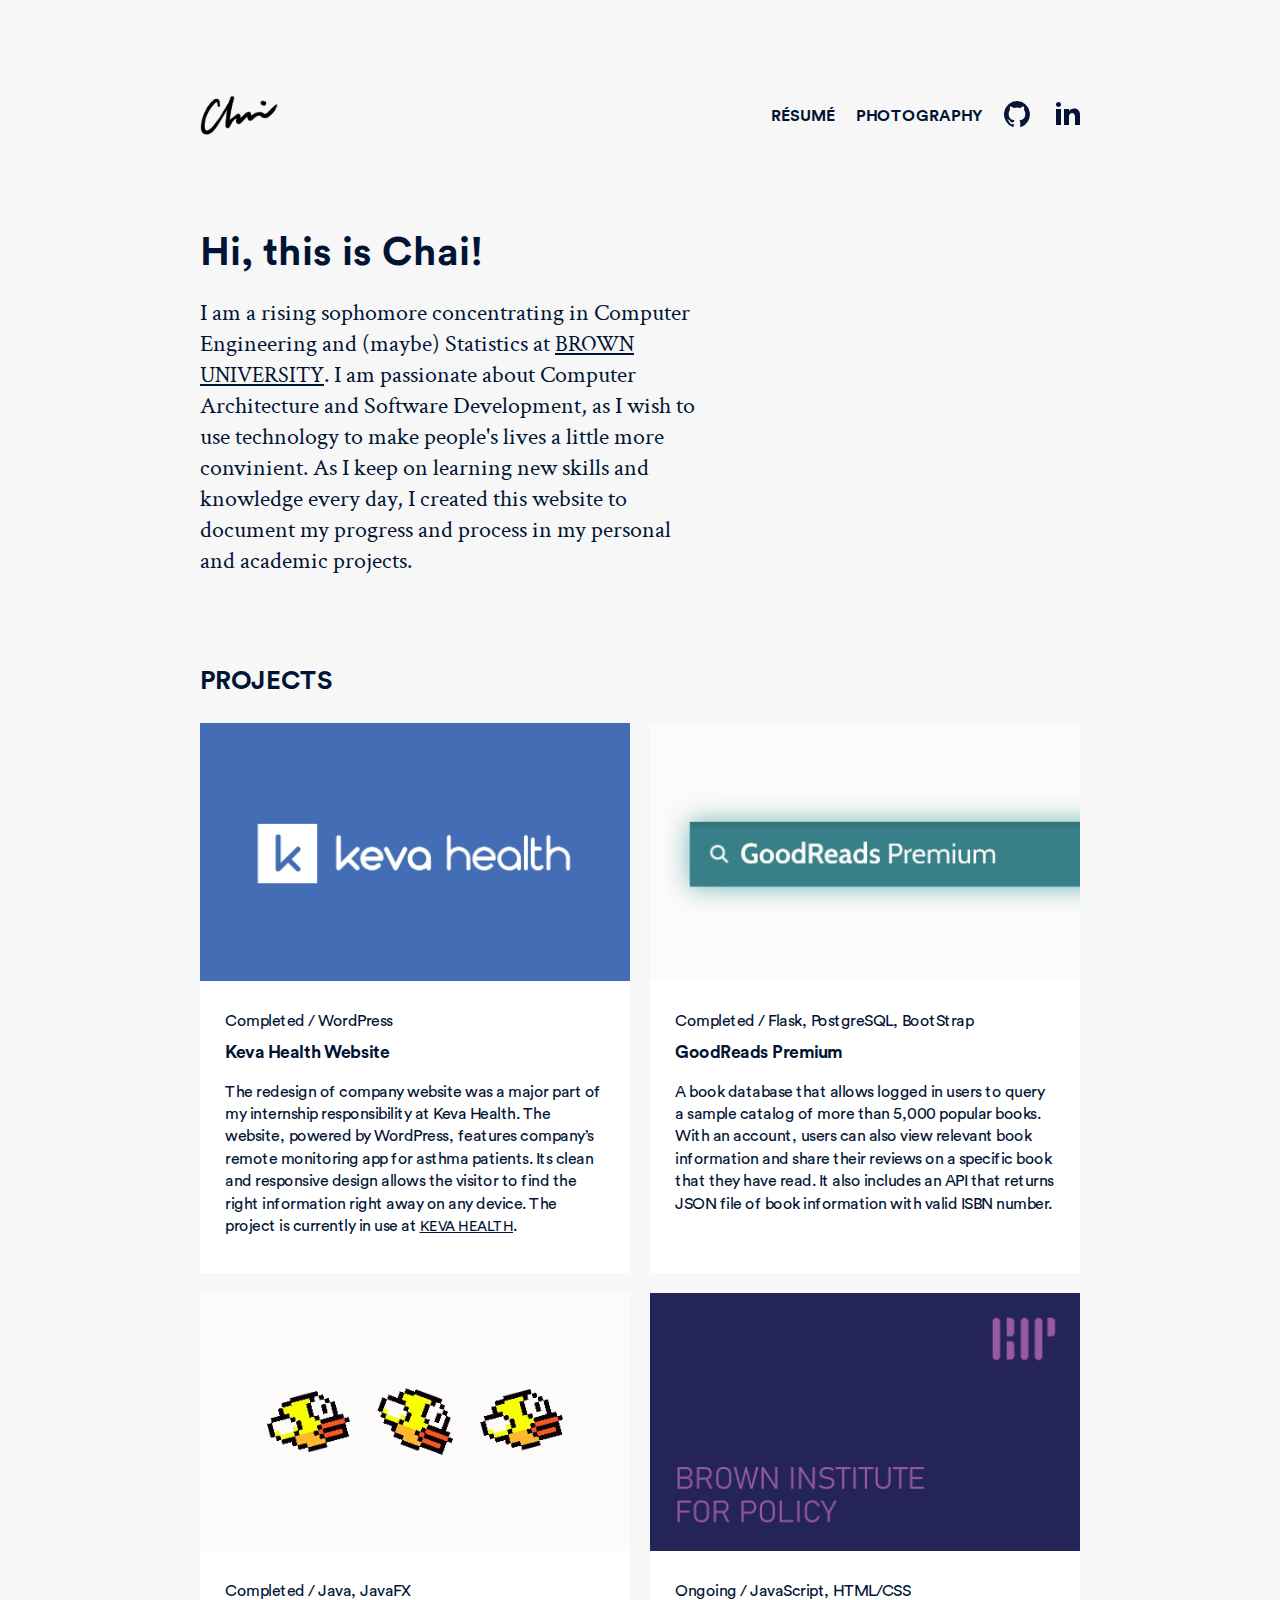
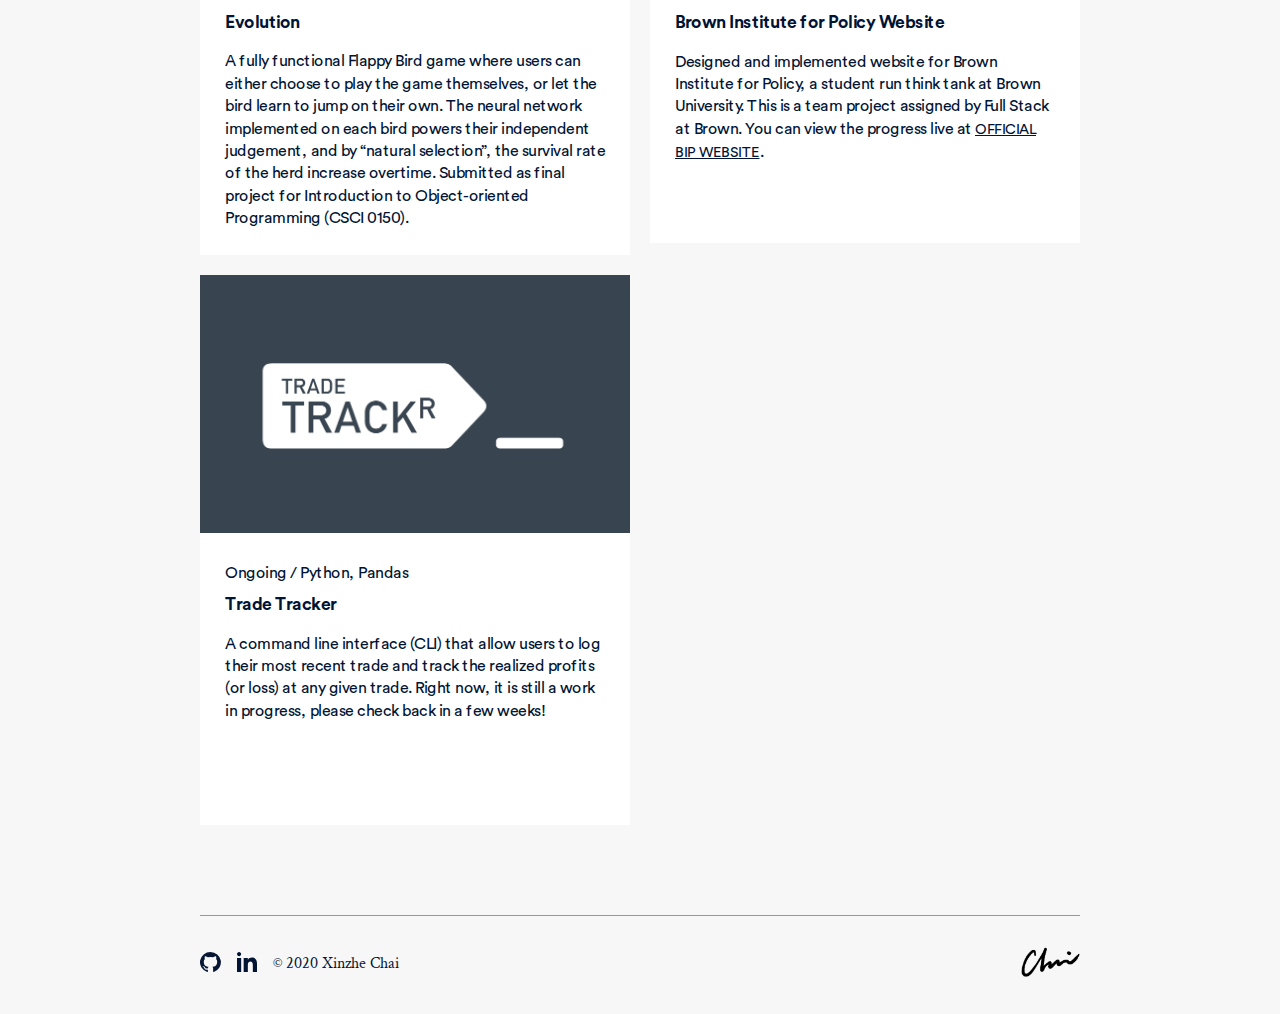
<file: index.html>
<!DOCTYPE html>
<html lang="en">

	<head>
		<link
			href="https://fonts.googleapis.com/css2?family=Crimson+Pro:ital,wght@0,400;0,500;0,550;0,600;0,700;0,800;1,400;1,500;1,600;1,700&family=Inter:wght@300;400;500;531;600;700;800;900&family=Josefin+Sans:ital,wght@0,400;0,500;0,600;0,700;1,400;1,500;1,600;1,700&display=swap"
			rel="stylesheet">
		<link
			href="https://fonts.googleapis.com/css2?family=Crimson+Text:ital,wght@0,400;0,500;0,600;0,700;1,400;1,600;1,700&display=swap"
			rel="stylesheet">
		<meta name="description"
			content="I am a rising sophomore concentrating in Computer Engineering and Statistics at Brown University. I am
			passionate about Computer Architecture and Software Development, as I wish to use technology to make people's lives a
			little more convinient.">
		<link rel="apple-touch-icon" sizes="180x180" href="images/favicon/apple-touch-icon.png">
		<link rel="icon" type="image/png" sizes="32x32" href="images/favicon/favicon-32x32.png">
		<link rel="icon" type="image/png" sizes="16x16" href="images/favicon/favicon-16x16.png">
		<!-- Global site tag (gtag.js) - Google Analytics -->
		<script async src="https://www.googletagmanager.com/gtag/js?id=UA-170201729-1"></script>
		<script>
		window.dataLayer = window.dataLayer || [];
		function gtag() { dataLayer.push(arguments); }
		gtag('js', new Date());

		gtag('config', 'UA-170201729-1');
	</script>
		<!-- Site Title and CSS -->
		<title>Xinzhe Chai | Student at Brown University</title>
		<link rel="stylesheet" href="css/style.css">
	</head>

	<body>
		<div class="flexbox-container header">
			<a href="https://xchai.me/" class="headtitle"> <img id="signature" src="/images/icons/signature.png"
					alt="signature">
			</a>
			<div class="nav-bar">
				<a href="/documents/xinzhe_chai_resume.pdf" class="navbar-text">RÉSUMÉ</a>
				<a href="https://photography.xchai.me/" class="navbar-text">PHOTOGRAPHY</a>
				<div>
					<a href="https://github.com/chaixinzhe2000" class="navbar-text"> <img src="/images/icons/github.svg"
							alt="GitHub" id="github-icon"> </a>
					<a href="https://www.linkedin.com/in/chaixinzhe/" class="navbar-text"> <img
							src="/images/icons/linkedin.svg" alt="Linkedin" id="linkedin-icon"> </a>
				</div>
			</div>
		</div>
		<div id="greetings-wrapper">
			<div id="greetings-heading">
				Hi, this is Chai!
			</div>
			<div id="greetings-text">
				I am a rising sophomore concentrating in Computer Engineering and (maybe) Statistics at <a
					href="https://www.brown.edu/"
					class="link">Brown University</a>. I am passionate about Computer Architecture and Software Development, as I wish
				to use technology to make people's lives a little more convinient. As I keep on learning new skills and knowledge
				every day, I created this website to document my progress and process in my personal and academic projects.
			</div>
		</div>

		<div class="section-wrapper" style="margin-bottom: 10vh">
			<p class="h1">PROJECTS</p>
			<div class="projects-wrapper">
				<!-- Image Card -->
				<div class="img-card" onclick="window.location.href='https://www.kevahealth.com';" style="cursor: pointer;">
					<div class="img-card-img-wrapper">
						<img class="img-card-img" src="/images/featured-image/keva-featured.jpg">
					</div>
					<div class="img-card-text-wrapper">
						<div class="img-card-item-type">
							Completed / WordPress
						</div>
						<div class="img-card-text-title">
							Keva Health Website
						</div>
						<div class="img-card-text-description">
							The redesign of company website was a major part of my internship responsibility at
							Keva Health. The website, powered by WordPress, features company’s remote monitoring app for asthma patients. Its
							clean and responsive design allows the visitor to find the right information right away on any device.
							The project is currently in use at <a href="https://www.kevahealth.com" class='link'>Keva Health</a>.
						</div>
					</div>

				</div>
				<!-- Image Card -->
				<div class="img-card" onclick="location.href='/projects/goodreads.html';" style="cursor: pointer;">
					<div class="img-card-img-wrapper">
						<img class="img-card-img" src="/images/featured-image/goodreads-featured.jpg">
					</div>
					<div class="img-card-text-wrapper">
						<div class="img-card-item-type">
							Completed / Flask, PostgreSQL, BootStrap
						</div>
						<div class="img-card-text-title">
							GoodReads Premium
						</div>
						<div class="img-card-text-description">
							A book database that allows logged in users to query a
							sample catalog of more than 5,000 popular books. With an account, users can also view relevant book
							information and share their reviews on a specific book that they have read. It also includes
							an API that returns JSON file of book information with valid ISBN number.
						</div>
					</div>

				</div>
				<!-- Image Card -->
				<div class="img-card" onclick="location.href='/projects/evolution.html';" style="cursor: pointer;">
					<div class="img-card-img-wrapper">
						<img class="img-card-img" src="/images/featured-image/flappy-bird-featured.jpg">
					</div>
					<div class="img-card-text-wrapper">
						<div class="img-card-item-type">
							Completed / Java, JavaFX
						</div>
						<div class="img-card-text-title">
							Evolution
						</div>
						<div class="img-card-text-description">
							A fully functional Flappy Bird game where users can either choose to play
							the game themselves, or let the bird learn to jump on their own. The neural network implemented on each
							bird powers their independent judgement, and by “natural selection”, the survival rate of the herd
							increase overtime. Submitted as final project for Introduction to Object-oriented Programming (CSCI
							0150).
						</div>
					</div>
				</div>
				<!-- Image Card -->
				<div class="img-card" onclick="window.location.href='https://www.brownpolicy.org';"
				style="cursor: pointer;">
					<div class="img-card-img-wrapper">
						<img class="img-card-img" src="/images/featured-image/bip-featured.jpg">
					</div>
					<div class="img-card-text-wrapper">
						<div class="img-card-item-type">
							Ongoing / JavaScript, HTML/CSS
						</div>
						<div class="img-card-text-title">
							Brown Institute for Policy Website
						</div>
						<div class="img-card-text-description">
							Designed and implemented website for Brown Institute for Policy, a student run
							think tank at Brown University. This is a team project assigned by Full Stack at Brown. You can view the progress
							live at <a href="https://www.brownpolicy.org" class='link'>Official BIP Website</a>.
						</div>
					</div>
				</div>
				<!-- Image Card -->
				<div class="img-card" onclick="window.location.href='https://github.com/chaixinzhe2000/trade-tracker';"
					style="cursor: pointer;">
					<div class="img-card-img-wrapper">
						<img class="img-card-img" src="/images/featured-image/trackr-featured.jpg">
					</div>
					<div class="img-card-text-wrapper">
						<div class="img-card-item-type">
							Ongoing / Python, Pandas
						</div>
						<div class="img-card-text-title">
							Trade Tracker
						</div>
						<div class="img-card-text-description">
							A command line interface (CLI) that allow users to log their most recent trade and
							track the realized profits (or loss) at any given trade. Right now, it is still a work in progress, please check
							back in a few weeks!
						</div>
					</div>
				</div>
			</div>
		</div>

		<hr class="f">

		<div class="footer-flex">
			<div class="footer-nav">
				<a href="https://github.com/chaixinzhe2000" class="footer-logo"> <img src="./images/icons/github.svg"
						alt="GitHub" id="github-icon-footer"> </a>
				<a href="https://www.linkedin.com/in/chaixinzhe/" class="footer-logo" style="margin-top: 5px;"> <img
						src="./images/icons/linkedin.svg" alt="Linkedin" id="linkedin-icon-footer"> </a>
				<a class="footer-logo" id="footer-text">© 2020 Xinzhe Chai</a>
			</div>
			<a href="https://xchai.me/" class="headtitle"> <img id="signature-footer" src="./images/icons/signature.png"
					alt="signature"> </a>
		</div>
	</body>
</html>
</file>
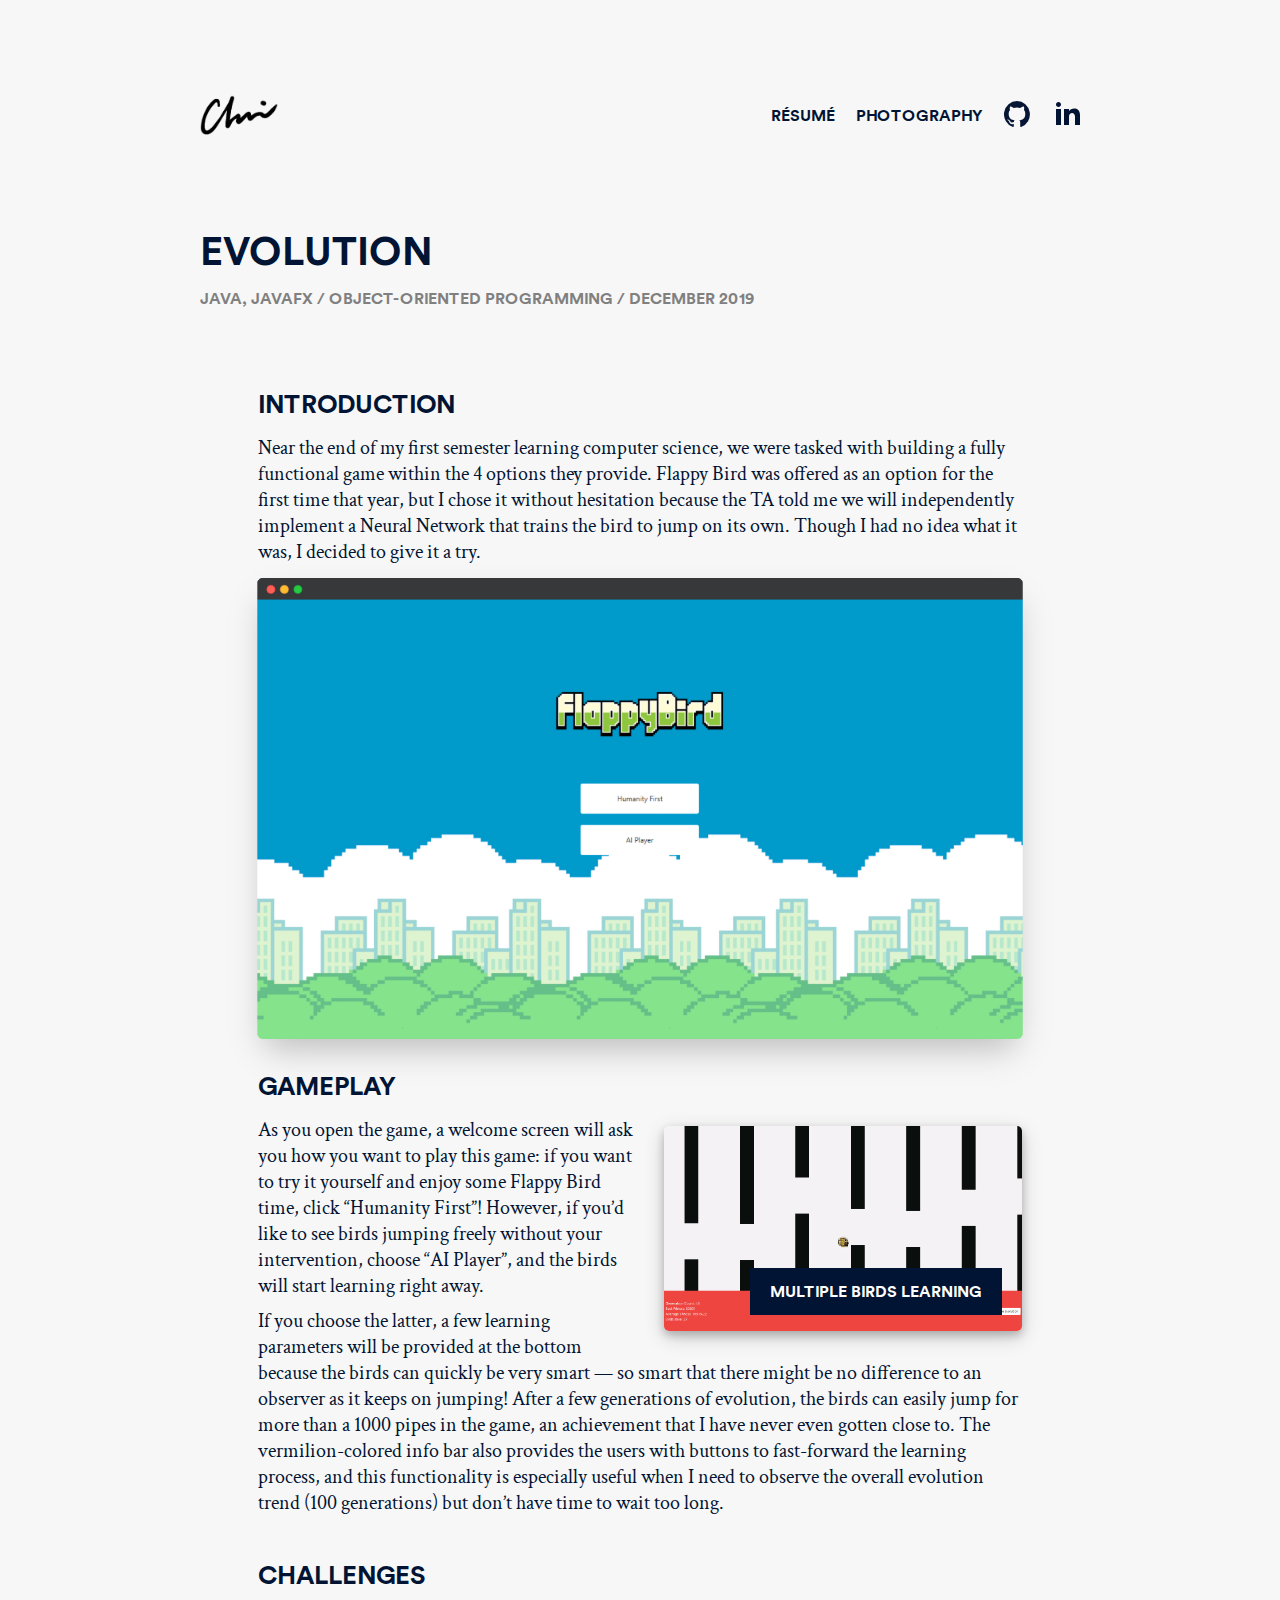
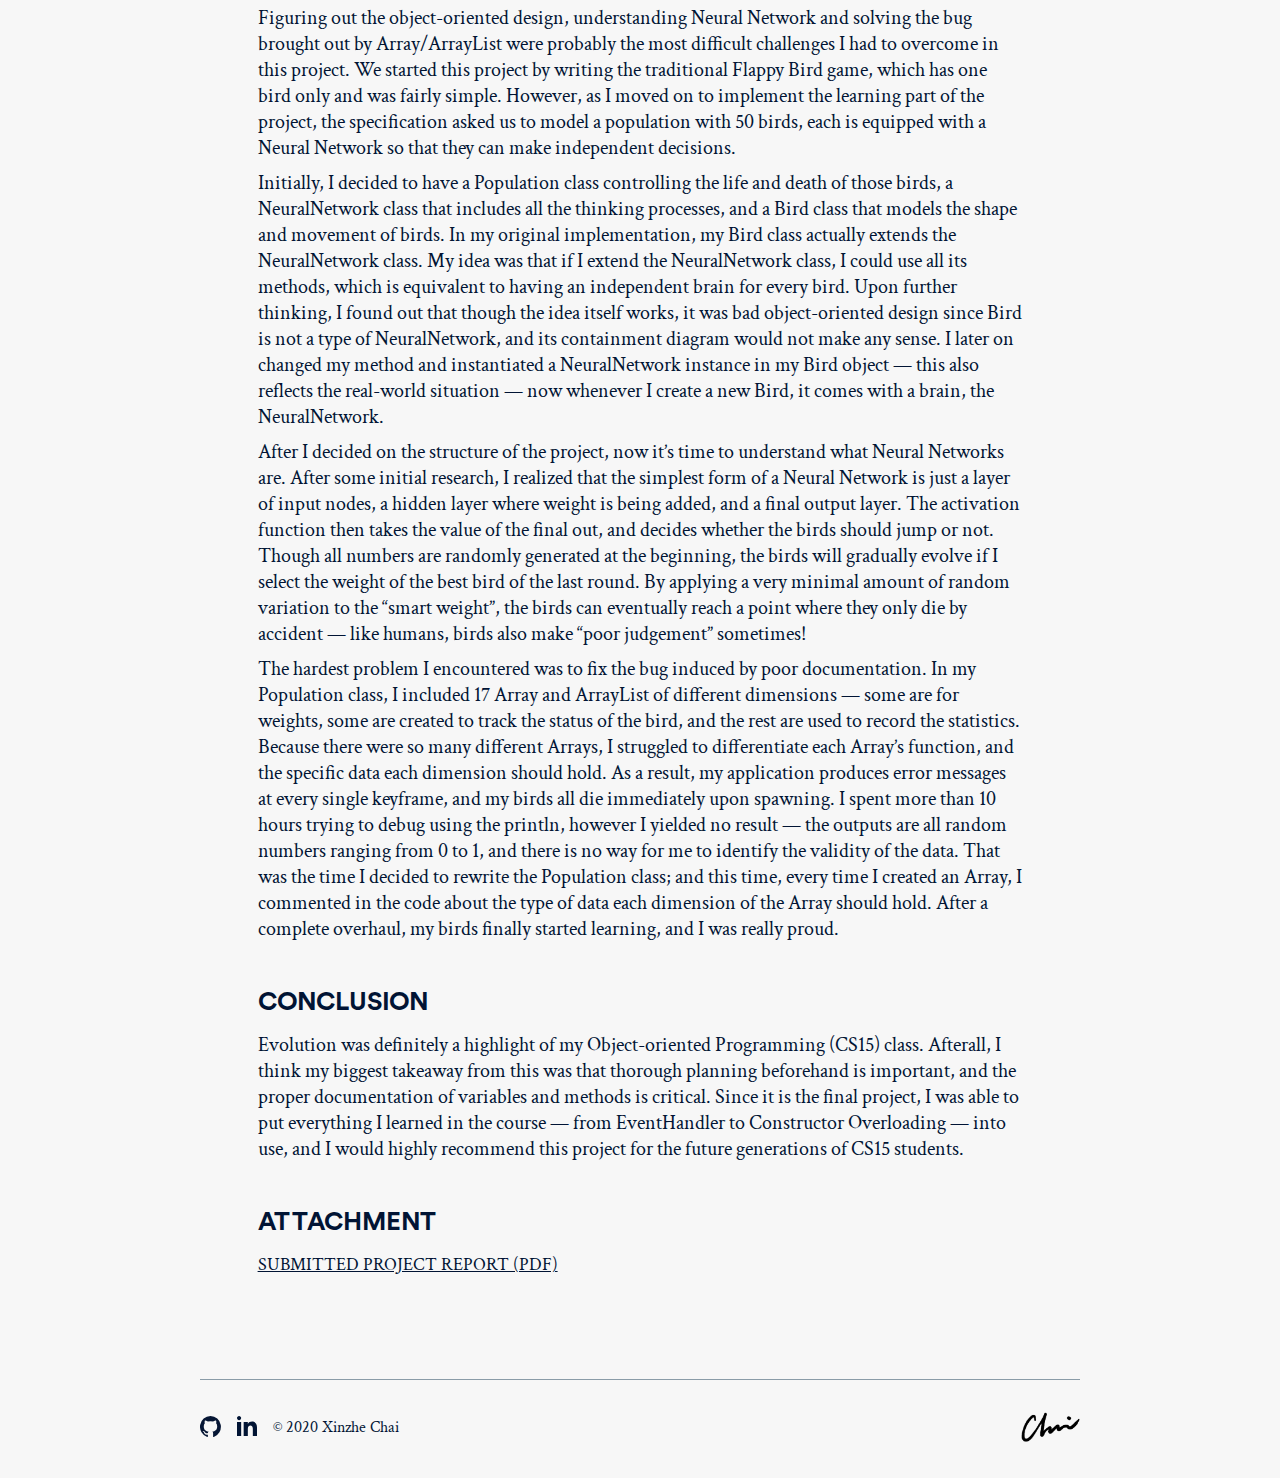
<file: projects/evolution.html>
<!DOCTYPE html>
<html lang="en">

	<head>
		<link
			href="https://fonts.googleapis.com/css2?family=Crimson+Pro:ital,wght@0,400;0,500;0,600;0,700;0,800;1,400;1,500;1,600;1,700&family=Inter:wght@300;400;500;531;600;700;800;900&family=Josefin+Sans:ital,wght@0,400;0,500;0,600;0,700;1,400;1,500;1,600;1,700&display=swap"
			rel="stylesheet">
		<link
			href="https://fonts.googleapis.com/css2?family=Crimson+Text:ital,wght@0,400;0,600;0,700;1,400;1,600;1,700&display=swap"
			rel="stylesheet">
		<meta name="viewport" content="width=1920">
		<link rel="apple-touch-icon" sizes="180x180" href="../images/favicon/apple-touch-icon.png">
		<link rel="icon" type="image/png" sizes="32x32" href="../images/favicon/favicon-32x32.png">
		<link rel="icon" type="image/png" sizes="16x16" href="../images/favicon/favicon-16x16.png">
		<!-- Global site tag (gtag.js) - Google Analytics -->
		<script async src="https://www.googletagmanager.com/gtag/js?id=UA-170201729-1"></script>
		<script>
			window.dataLayer = window.dataLayer || [];
			function gtag() { dataLayer.push(arguments); }
			gtag('js', new Date());

			gtag('config', 'UA-170201729-1');
		</script>
		<title>Xinzhe Chai | Evolution</title>
		<link rel="stylesheet" href="../css/style.css">
	</head>

	<body>
		<div class="flexbox-container header">
			<a href="https://xchai.me/" class="headtitle"> <img id="signature" src="/images/icons/signature.png"
					alt="signature">
			</a>
			<div class="nav-bar">
				<a href="/documents/xinzhe_chai_resume.pdf" class="navbar-text">RÉSUMÉ</a>
				<a href="https://photography.xchai.me/" class="navbar-text">PHOTOGRAPHY</a>
				<div>
					<a href="https://github.com/chaixinzhe2000" class="navbar-text"> <img src="/images/icons/github.svg"
							alt="GitHub" id="github-icon"> </a>
					<a href="https://www.linkedin.com/in/chaixinzhe/" class="navbar-text"> <img
							src="/images/icons/linkedin.svg" alt="Linkedin" id="linkedin-icon"> </a>
				</div>
			</div>
		</div>

		<div class="flexbox-container">
			<div>
				<div class="headline">EVOLUTION</div>
				<div class="project-description-fineprint" style="margin-top: 13px;">JAVA, JAVAFX / OBJECT-ORIENTED
					PROGRAMMING /
					DECEMBER 2019</div>
			</div>
		</div>

		<div class="blog-container">
			<div class="blog-text-wrapper">
				<div class="blog-subtitle">Introduction</div>
				<div class="paragraph">
					Near the end of my first semester learning computer science, we were tasked with
					building a fully functional game within the 4 options they provide. Flappy Bird was offered as an option
					for the first time that year, but I chose it without hesitation because the TA told me we will
					independently implement a Neural Network that trains the bird to jump on its own. Though I had no idea
					what it was, I decided to give it a try.
				</div>
			</div>
			<!-- vertical: 80; horizontal: 85 -->
			<img class="full-width-picture screely" src="../images/projects/evolution/front-page.png"
				alt="Flappy Bird Front Page">
			<div class="blog-text-wrapper">
				<div class="blog-subtitle">Gameplay</div>
				<div class="text-picture">
					<div class="paragraph-group">
						<div class="right-picture-label-wrapper">
							<img class="right-picture" id="flappy-gameplay-picture"
								src="../images/projects/evolution/flappy bird-gameplay.gif" alt="Flappy Bird Front Page">
							<div class="floating-label">
								Multiple Birds Learning
							</div>
						</div>
						<div class="paragraph">
							As you open the game, a welcome screen will ask you how you want to play this game: if you want
							to try it yourself and enjoy some Flappy Bird time, click “Humanity First”! However, if you’d
							like to see birds jumping freely without your intervention, choose “AI Player”, and the birds
							will start learning right away.
						</div>
						<div class="paragraph">
							If you choose the latter, a few learning parameters will be provided at the bottom because the
							birds can quickly be very smart — so smart that there might be no difference to an observer as
							it keeps on jumping! After a few generations of evolution, the birds can easily jump for more
							than a 1000 pipes in the game, an achievement that I have never even gotten close to. The
							vermilion-colored info bar also provides the users with buttons to fast-forward the learning
							process, and this functionality is especially useful when I need to observe the overall
							evolution trend (100 generations) but don’t have time to wait too long.
						</div>
					</div>

				</div>
				<div class="blog-subtitle">Challenges</div>
				<div class="paragraph">
					Figuring out the object-oriented design, understanding Neural Network and solving the bug brought
					out by Array/ArrayList were probably the most difficult challenges I had to overcome in this
					project. We started this project by writing the traditional Flappy Bird game, which has one bird
					only and was fairly simple. However, as I moved on to implement the learning part of the project,
					the specification asked us to model a population with 50 birds, each is equipped with a Neural
					Network so that they can make independent decisions.
				</div>
				<div class="paragraph">
					Initially, I decided to have a Population class controlling the life and death of those birds, a
					NeuralNetwork class that includes all the thinking processes, and a Bird class that models the shape
					and movement of birds. In my original implementation, my Bird class actually extends the
					NeuralNetwork class. My idea was that if I extend the NeuralNetwork class, I could use all its
					methods, which is equivalent to having an independent brain for every bird. Upon further thinking, I
					found out that though the idea itself works, it was bad object-oriented design since Bird is not a
					type of NeuralNetwork, and its containment diagram would not make any sense. I later on changed my
					method and instantiated a NeuralNetwork instance in my Bird object — this also reflects the
					real-world situation — now whenever I create a new Bird, it comes with a brain, the NeuralNetwork.
				</div>
				<div class="paragraph">
					After I decided on the structure of the project, now it’s time to understand what Neural Networks
					are. After some initial research, I realized that the simplest form of a Neural Network is just a
					layer of input nodes, a hidden layer where weight is being added, and a final output layer. The
					activation function then takes the value of the final out, and decides whether the birds should jump
					or not. Though all numbers are randomly generated at the beginning, the birds will gradually evolve
					if I select the weight of the best bird of the last round. By applying a very minimal amount of
					random variation to the “smart weight”, the birds can eventually reach a point where they only die
					by accident — like humans, birds also make “poor judgement” sometimes!
				</div>
				<div class="paragraph">
					The hardest problem I encountered was to fix the bug induced by poor documentation. In my Population
					class, I included 17 Array and ArrayList of different dimensions — some are for weights, some are
					created to track the status of the bird, and the rest are used to record the statistics. Because
					there were so many different Arrays, I struggled to differentiate each Array’s function, and the
					specific data each dimension should hold. As a result, my application produces error messages at
					every single keyframe, and my birds all die immediately upon spawning. I spent more than 10 hours
					trying to debug using the println, however I yielded no result — the outputs are all random numbers
					ranging from 0 to 1, and there is no way for me to identify the validity of the data. That was the
					time I decided to rewrite the Population class; and this time, every time I created an Array, I
					commented in the code about the type of data each dimension of the Array should hold. After a
					complete overhaul, my birds finally started learning, and I was really proud.
				</div>
				<div class="blog-subtitle">Conclusion</div>
				<div class="paragraph">
					Evolution was definitely a highlight of my Object-oriented Programming (CS15) class. Afterall, I
					think my biggest takeaway from this was that thorough planning beforehand is important, and the
					proper documentation of variables and methods is critical. Since it is the final project, I was able to
					put everything I learned in the course — from EventHandler to Constructor Overloading — into use, and I
					would highly recommend this project for the future generations of CS15 students.
				</div>
				<div class="blog-subtitle">Attachment</div>
				<div class="paragraph">
					<a href="../documents/evolution_write_up.pdf" class="link">Submitted Project Report (PDF)</a>
				</div>
			</div>
		</div>
		<div class="white-space-footer" style="height: 5vh;"></div>

		<hr class="f">

		<div class="footer-flex">
			<div class="footer-nav">
				<a href="https://github.com/chaixinzhe2000" class="footer-logo"> <img src="../images/icons/github.svg"
						alt="GitHub" id="github-icon-footer"> </a>
				<a href="https://www.linkedin.com/in/chaixinzhe/" class="footer-logo" style="margin-top: 5px;"> <img
						src="../images/icons/linkedin.svg" alt="Linkedin" id="linkedin-icon-footer"> </a>
				<a class="footer-logo" id="footer-text">© 2020 Xinzhe Chai</a>
			</div>
			<a href="https://xchai.me/" class="headtitle"> <img id="signature-footer" src="../images/icons/signature.png"
					alt="signature"> </a>
		</div>
	</body>
</html>
</file>
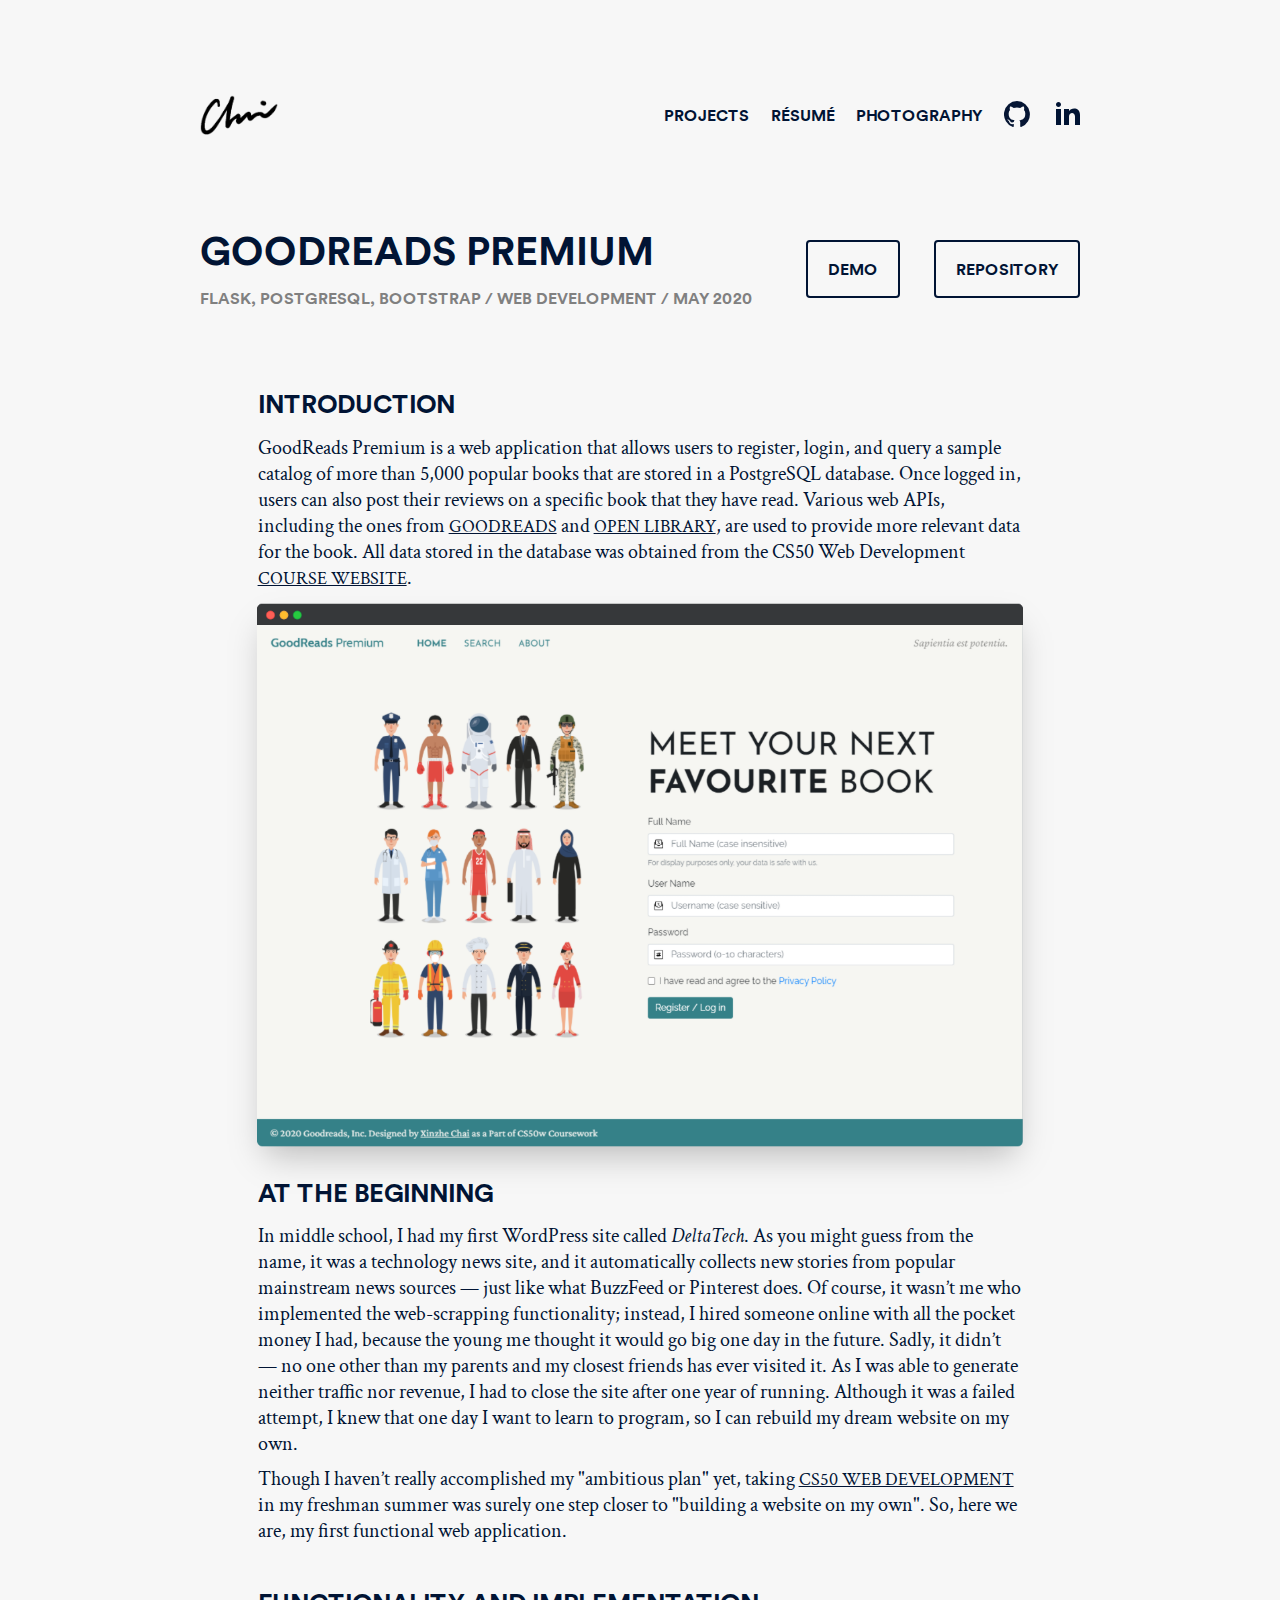
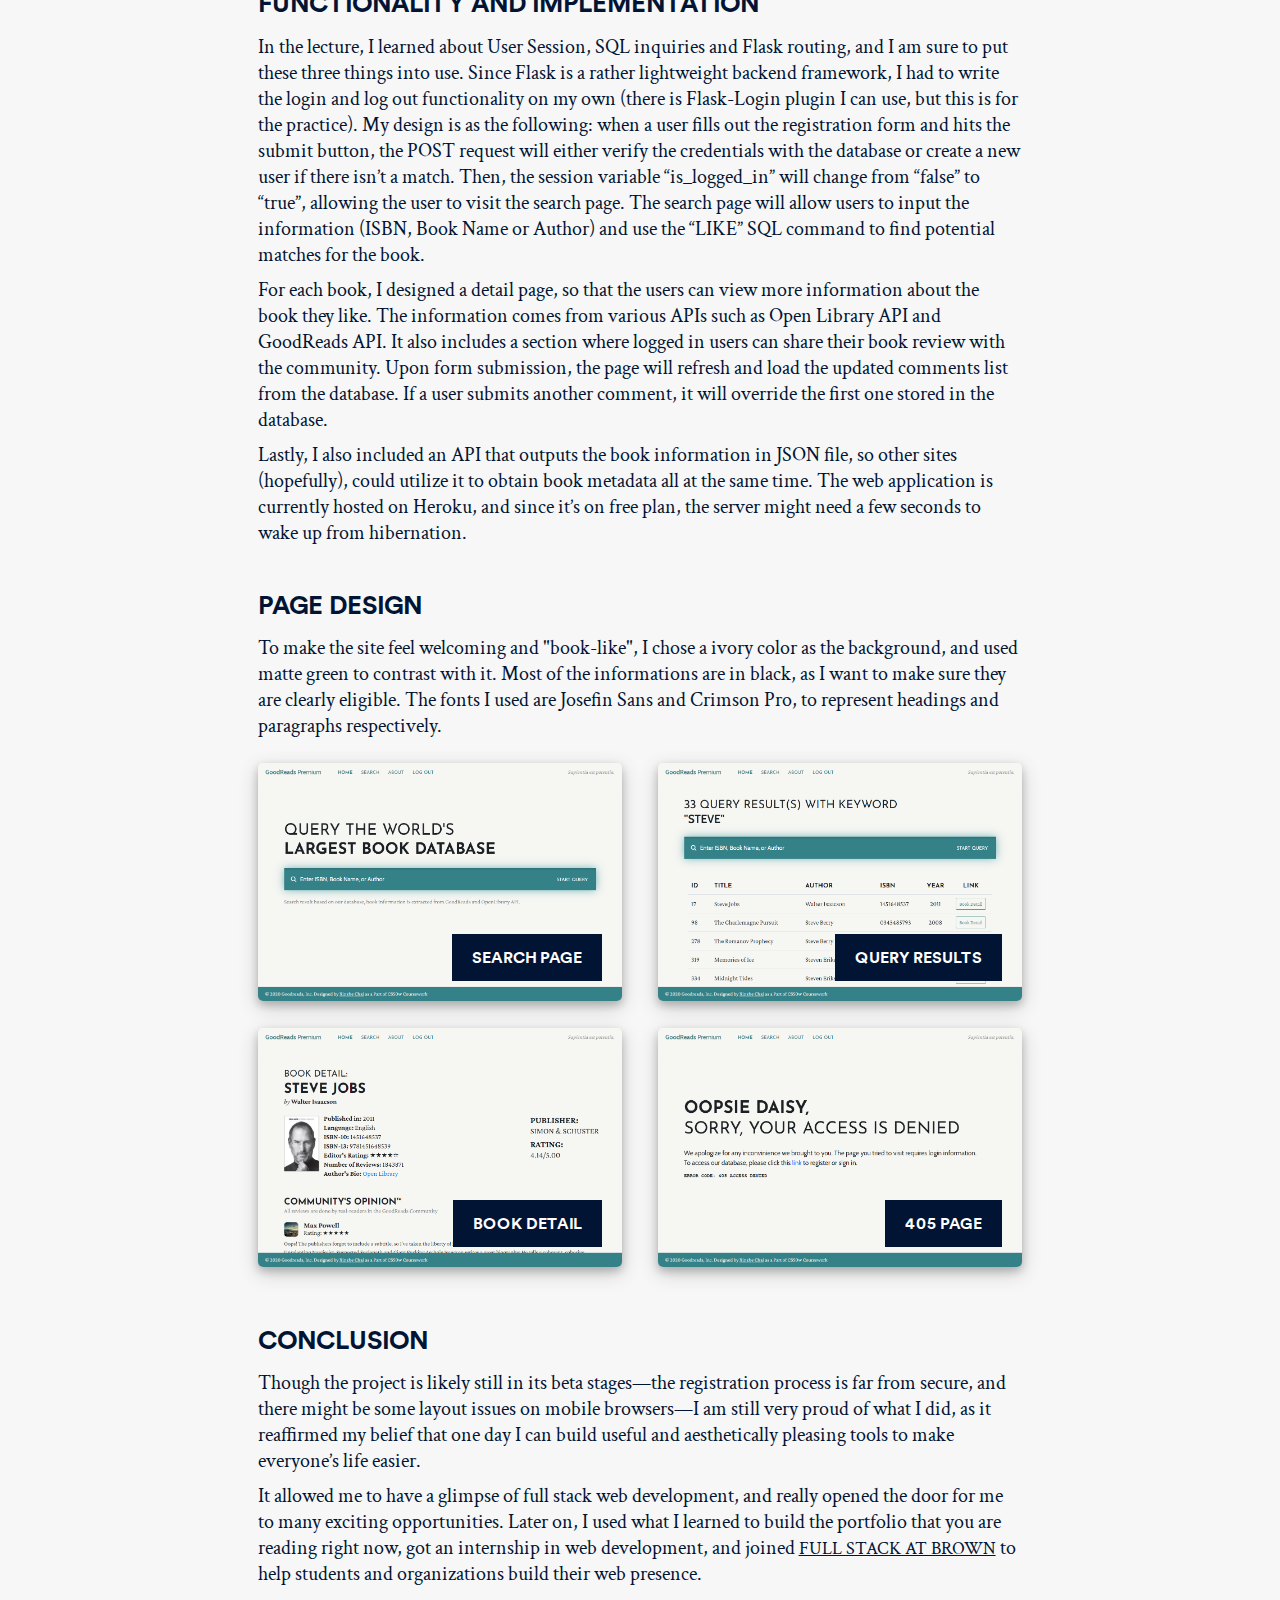
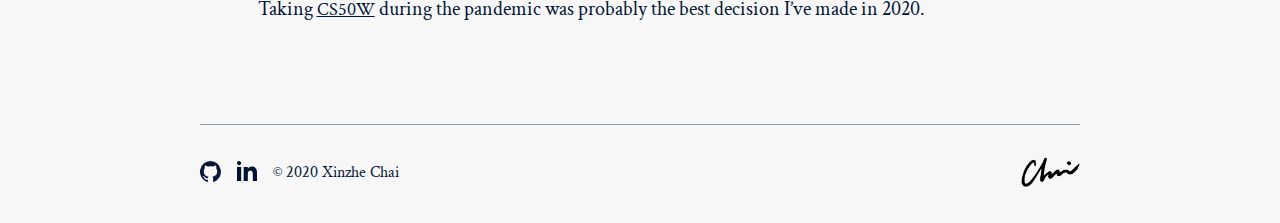
<file: projects/goodreads.html>
<!DOCTYPE html>
<html lang="en">

	<head>
		<link
			href="https://fonts.googleapis.com/css2?family=Crimson+Pro:ital,wght@0,400;0,500;0,600;0,700;0,800;1,400;1,500;1,600;1,700&family=Inter:wght@300;400;500;531;600;700;800;900&family=Josefin+Sans:ital,wght@0,400;0,500;0,600;0,700;1,400;1,500;1,600;1,700&display=swap"
			rel="stylesheet">
		<link
			href="https://fonts.googleapis.com/css2?family=Crimson+Text:ital,wght@0,400;0,600;0,700;1,400;1,600;1,700&display=swap"
			rel="stylesheet">
		<meta name="viewport" content="width=1920">
		<link rel="apple-touch-icon" sizes="180x180" href="../images/favicon/apple-touch-icon.png">
		<link rel="icon" type="image/png" sizes="32x32" href="../images/favicon/favicon-32x32.png">
		<link rel="icon" type="image/png" sizes="16x16" href="../images/favicon/favicon-16x16.png">
		<!-- Global site tag (gtag.js) - Google Analytics -->
		<script async src="https://www.googletagmanager.com/gtag/js?id=UA-170201729-1"></script>
		<script>
		window.dataLayer = window.dataLayer || [];
		function gtag() { dataLayer.push(arguments); }
		gtag('js', new Date());

		gtag('config', 'UA-170201729-1');
		</script>
		<title>Xinzhe Chai | GoodReads Premium</title>
		<link rel="stylesheet" href="../css/style.css">
	</head>

	<body>
		<div class="flexbox-container header">
			<a href="https://xchai.me/" class="headtitle"> <img id="signature" src="../images/icons/signature.png"
					alt="signature">
			</a>
			<div class="nav-bar">
				<a href="/projects/overview.html" class="navbar-text">PROJECTS</a>
				<a href="/documents/xinzhe_chai_resume.pdf" class="navbar-text">RÉSUMÉ</a>
				<a href="https://photography.xchai.me/" class="navbar-text">PHOTOGRAPHY</a>
				<div>
					<a href="https://github.com/chaixinzhe2000" class="navbar-text"> <img src="../images/icons/github.svg"
							alt="GitHub" id="github-icon"> </a>
					<a href="https://www.linkedin.com/in/chaixinzhe/" class="navbar-text"> <img
							src="../images/icons/linkedin.svg" alt="Linkedin" id="linkedin-icon"> </a>
				</div>
			</div>
		</div>
		<div class="flexbox-container">
			<div class="headings">
				<div class="headline">GOODREADS <span style="font-weight: 400">PREMIUM</span></div>
				<div class="project-description-fineprint" style="margin-top: 13px;">FLASK, POSTGRESQL, BOOTSTRAP / WEB
					DEVELOPMENT / MAY 2020</div>
			</div>
			<div class="button-container">
				<button class="external-button"
					onclick="window.open('http://goodreads.xchai.me/')">DEMO</button>
				<button class="external-button"
					onclick="window.open('https://github.com/chaixinzhe2000/Goodreads-Premium')">REPOSITORY</button>
			</div>
		</div>

		<div class="blog-container">
			<div class="blog-text-wrapper">
				<div class="blog-subtitle">Introduction</div>
				<div class="paragraph">
					GoodReads Premium is a web application that allows users to register, login, and query a sample catalog
					of more than 5,000 popular books that are stored in a PostgreSQL database. Once logged in, users can
					also post
					their reviews on a specific book that they have read. Various web APIs, including the ones from <a
						href="https://www.goodreads.com/api" class="link">GoodReads</a> and <a
						href="https://openlibrary.org/developers/api" class="link">Open Library</a>, are used to provide
					more relevant data for the book. All data stored in the database was obtained from the CS50 Web
					Development <a href="https://cs50.harvard.edu/web/2020/" class="link"> course
						website</a>.
				</div>
			</div>
			<img class="full-width-picture screely" src="../images/projects/goodreads/index.png" alt="GoodReads Front Page">
			<div class="blog-text-wrapper">
				<div class="blog-subtitle">At the Beginning</div>
				<div class="paragraph">
					In middle school, I had my first WordPress site called <i>DeltaTech</i>. As you might guess from the
					name, it was a technology news site, and it automatically collects new stories from popular mainstream
					news sources — just like what BuzzFeed or Pinterest does. Of course, it wasn’t me who implemented the
					web-scrapping functionality; instead, I hired someone online with all the pocket money I had, because
					the young me thought it would go big one day in the future. Sadly, it didn’t — no one other than my
					parents and my closest friends has ever visited it. As I was able to generate neither traffic nor
					revenue, I had to close the site after one year of running. Although it was a failed attempt, I knew
					that one day I want to learn to program, so I can rebuild my dream website on my own.
				</div>
				<div class="paragraph">
					Though I haven’t really accomplished my "ambitious plan" yet, taking <a
						href="https://cs50.harvard.edu/web/2020/" class="link">CS50 Web Development</a> in my freshman
					summer was surely one step closer to "building a website on my own". So, here we are, my first
					functional web application.
				</div>

				<div class="blog-subtitle">Functionality and Implementation</div>
				<div class="text-picture">
					<div class="paragraph-group">
						<div class="paragraph">
							In the lecture, I learned about User Session, SQL inquiries and Flask routing, and I am sure to put these three
							things into use. Since Flask is a rather lightweight backend framework, I had to write the login and log out
							functionality on my own (there is Flask-Login plugin I can use, but this is for the practice). My design
							is as the following: when a user fills out the registration form and hits the submit button, the POST request
							will either verify the credentials with the database or create a new user if there isn’t a match. Then, the
							session variable “is_logged_in” will change from “false” to “true”, allowing the user to visit the search
							page. The search page will allow users to input the information (ISBN, Book Name or Author) and
							use the “LIKE” SQL command to find potential matches for the book.
						</div>
						<div class="paragraph">
							For each book, I designed a detail page, so that the users can view more information about the book they like.
							The information comes from various APIs such as Open Library API and GoodReads API. It
							also includes a section where logged in users can share their book review with the community. Upon form
							submission, the page will refresh and load the updated comments list from the database. If a user submits another
							comment, it will override the first one stored in the database.
						</div>
						<div class="paragraph">
							Lastly, I also included an API that outputs the book information in JSON file, so other sites (hopefully),
							could utilize it to obtain book metadata all at the same time. The web application is currently hosted on Heroku,
							and since it’s on free plan, the server might need a few seconds to wake up from hibernation.
						</div>
					</div>

					<div class="blog-subtitle">Page Design</div>
					<div class="paragraph">
						To make the site feel welcoming and "book-like", I chose a ivory color as the background, and used matte green to
						contrast with it. Most of the informations are in black, as I want to make sure they are clearly eligible. The
						fonts I used are Josefin Sans and Crimson Pro, to represent headings and paragraphs respectively.
					</div>
					<div class="horizontal-img-flexbox" style="margin-top: 2.6vh;">
						<div class="image-w-title-wrapper">
							<img class="image-w-title" src="../images/projects/goodreads/search.png" alt="Search Page">
							<div class="floating-label">
								Search Page
							</div>
						</div>
						<div class="image-w-title-wrapper">
							<img class="image-w-title" src="../images/projects/goodreads/results.png" alt="Search Page">
							<div class="floating-label">
								Query Results
							</div>
						</div>
					</div>
					<div class="horizontal-img-flexbox" style="margin-top: 3vh; margin-bottom: 6.5vh;">
						<div class="image-w-title-wrapper">
							<img class="image-w-title" src="../images/projects/goodreads/detailed.png" alt="Search Page">
							<div class="floating-label">
								Book Detail
							</div>
						</div>
						<div class="image-w-title-wrapper">
							<img class="image-w-title" src="../images/projects/goodreads/405.png" alt="Search Page">
							<div class="floating-label">
								405 Page
							</div>
						</div>
					</div>
				</div>
				<div class="blog-subtitle">Conclusion</div>
				<div class="paragraph">
					Though the project is likely still in its beta stages—the registration process is far from secure, and there might
					be some layout issues on mobile browsers—I am still very proud of what I did, as it reaffirmed my belief that one
					day I can build useful and aesthetically pleasing tools to make everyone’s life easier.
				</div>
				<div class="paragraph">
					It allowed me to have a glimpse of full stack web development, and really opened the door for me to many exciting
					opportunities. Later on, I used what I learned to build the portfolio that you are reading right now, got an
					internship in web development, and joined <a href="https://www.fullstackatbrown.com/about" class="link">Full Stack
						at Brown</a> to help students and organizations build their web presence.
				</div>
				<div class="paragraph">
					Taking <a href="https://cs50.harvard.edu/web/2020/" class="link">CS50w</a> during the pandemic was probably the best decision I’ve made in 2020.
				</div>
			</div>
		</div>
		<div class="white-space-footer" style="height: 5vh;"></div>

		<hr class="f">

		<div class="footer-flex">
			<div class="footer-nav">
				<a href="https://github.com/chaixinzhe2000" class="footer-logo"> <img src="../images/icons/github.svg"
						alt="GitHub" id="github-icon-footer"> </a>
				<a href="https://www.linkedin.com/in/chaixinzhe/" class="footer-logo" style="margin-top: 5px;"> <img
						src="../images/icons/linkedin.svg" alt="Linkedin" id="linkedin-icon-footer"> </a>
				<a class="footer-logo" id="footer-text">© 2020 Xinzhe Chai</a>
			</div>
			<a href="https://xchai.me/" class="headtitle"> <img id="signature-footer" src="../images/icons/signature.png"
					alt="signature"> </a>
		</div>

	</body>
</html>
</file>
<file: css/style.css>
@import url("https://fonts.googleapis.com/css2?family=Crimson+Text:ital,wght@0,400;0,600;0,700;1,400;1,600;1,700&display=swap");
@font-face {
  font-family: "Circular Std Book";
  src: url("/../fonts/circular_book/circular_book.woff2") format("woff2"), url("/../fonts/circular_book/circular_book.woff") format("woff"), url("/../fonts/circular_book/circular_book.otf") format("opentype"), url("/../fonts/circular_book/circular_book.ttf") format("truetype");
}
@font-face {
  font-family: "Circular Std Book Italic";
  src: url("/../fonts/circular_book_italic/circular_book_italic.woff2") format("woff2"), url("/../fonts/circular_book_italic/circular_book_italic.woff") format("woff"), url("/../fonts/circular_book_italic/circular_book_italic.otf") format("opentype"), url("/../fonts/circular_book_italic/circular_book_italic.ttf") format("truetype");
}
@font-face {
  font-family: "Circular Std Medium";
  src: url("/../fonts/circular_medium/circular_medium.woff2") format("woff2"), url("/../fonts/circular_medium/circular_medium.woff") format("woff"), url("/../fonts/circular_medium/circular_medium.otf") format("opentype"), url("/../fonts/circular_medium/circular_medium.ttf") format("truetype");
}
@font-face {
  font-family: "Circular Std Medium Italic";
  src: url("/../fonts/circular_medium_italic/circular_medium_italic.woff2") format("woff2"), url("/../fonts/circular_medium_italic/circular_medium_italic.woff") format("woff"), url("/../fonts/circular_medium_italic/circular_medium_italic.otf") format("opentype"), url("/../fonts/circular_medium_italic/circular_medium_italic.ttf") format("truetype");
}
@font-face {
  font-family: "Circular Std Black";
  src: url("/../fonts/circular_black/circular_black.woff2") format("woff2"), url("/../fonts/circular_black/circular_black.woff") format("woff"), url("/../fonts/circular_black/circular_black.otf") format("opentype"), url("/../fonts/circular_black/circular_black.ttf") format("truetype");
}
@font-face {
  font-family: "Circular Std Black Italic";
  src: url("/../fonts/circular_black_italic/circular_black_italic.woff2") format("woff2"), url("/../fonts/circular_black_italic/circular_black_italic.woff") format("woff"), url("/../fonts/circular_black_italic/circular_black_italic.otf") format("opentype"), url("/../fonts/circular_black_italic/circular_black_italic.ttf") format("truetype");
}
@font-face {
  font-family: "Circular Std Bold";
  src: url("/../fonts/circular_bold/circular_bold.woff2") format("woff2"), url("/../fonts/circular_bold/circular_bold.woff") format("woff"), url("/../fonts/circular_bold/circular_bold.otf") format("opentype"), url("/../fonts/circular_bold/circular_bold.ttf") format("truetype");
}
@font-face {
  font-family: "Circular Std Black Italic";
  src: url("/../fonts/circular_bold_italic/circular_bold_italic.woff2") format("woff2"), url("/../fonts/circular_bold_italic/circular_bold_italic.woff") format("woff"), url("/../fonts/circular_bold_italic/circular_bold_italic.otf") format("opentype"), url("/../fonts/circular_bold_italic/circular_bold_italic.ttf") format("truetype");
}
@font-face {
  font-family: "Platform Regular";
  src: url("/../fonts/platform_regular/platform_regular.eot");
  src: url("/../fonts/platform_regular/platform_regular.eot?#iefix") format("embedded-opentype"), url("/../fonts/platform_regular/platform_regular.woff2") format("woff2"), url("/../fonts/platform_regular/platform_regular.woff") format("woff"), url("/../fonts/platform_regular/platform_regular.ttf") format("truetype");
}
@font-face {
  font-family: "Platform Medium";
  src: url("/../fonts/platform_medium/platform_medium.eot");
  src: url("/../fonts/platform_medium/platform_medium.eot?#iefix") format("embedded-opentype"), url("/../fonts/platform_medium/platform_medium.woff2") format("woff2"), url("/../fonts/platform_medium/platform_medium.woff") format("woff"), url("/../fonts/platform_medium/platform_medium.ttf") format("truetype");
}
@font-face {
  font-family: "Platform Bold";
  src: url("/../fonts/platform_bold/platform_bold.eot");
  src: url("/../fonts/platform_bold/platform_bold.eot?#iefix") format("embedded-opentype"), url("/../fonts/platform_bold/platform_bold.woff2") format("woff2"), url("/../fonts/platform_bold/platform_bold.woff") format("woff"), url("/../fonts/platform_bold/platform_bold.ttf") format("truetype");
}
.img-card {
  height: 450px;
  background-color: white;
}

.img-card {
  transition: transform 0.15s;
}
.img-card:hover {
  transform: translate(0px, -3px);
  -webkit-box-shadow: 0px 2px 7px 1px rgba(168, 168, 168, 0.23);
  -moz-box-shadow: 0px 2px 7px 1px rgba(168, 168, 168, 0.23);
  box-shadow: 0px 2px 7px 1px rgba(168, 168, 168, 0.23);
}

.img-card-text-description, .img-card-text-title, .img-card-item-type {
  font-family: "Circular Std Book";
  font-size: 1.1rem;
  letter-spacing: -0.5px;
  line-height: 1.4rem;
}

.page-gap, .footer-flex, hr.f, .section-wrapper, #greetings-wrapper, .flexbox-container {
  margin-left: 15vw;
  margin-right: 15vw;
}

html {
  background-color: #f7f7f7;
}

.flexbox-container {
  display: flex;
  justify-content: space-between;
  align-items: center;
  margin-top: 10vh;
}

.nav-bar {
  display: flex;
  justify-content: right;
  align-items: center;
}

a {
  color: #011434;
  text-decoration: none;
}

.navbar-text {
  font-family: "Circular Std Bold";
  margin-left: 1.7vw;
  margin-top: 3px;
  color: #011434;
  font-size: 1rem;
}

.navbar-text:hover {
  color: grey;
}

#github-icon {
  height: 1.6rem;
  margin-top: 4px;
}

#github-icon:hover {
  filter: invert(56%) sepia(0%) saturate(0%) hue-rotate(135deg) brightness(90%) contrast(80%);
}

#linkedin-icon {
  height: 1.5rem;
  margin-bottom: 1.5px;
  fill: #f7f7f7;
}

#linkedin-icon:hover {
  filter: invert(56%) sepia(0%) saturate(0%) hue-rotate(135deg) brightness(90%) contrast(80%);
}

#greetings-wrapper {
  margin-top: 10vh;
  width: 40%;
  color: #011434;
}

#greetings-heading, .headline {
  font-family: "Circular Std Bold";
  font-weight: 600;
  font-size: 2.5rem;
  color: #011434;
}

#greetings-text {
  margin-top: 20px;
  margin-bottom: 10vh;
  font-family: "Crimson Text", serif;
  color: #011434;
  font-size: 1.5rem;
}

#signature {
  height: 40px;
  margin-top: 5px;
}

.link {
  text-decoration: underline;
  font-size: 90%;
  text-transform: uppercase;
  color: #011434;
}

@media (max-width: 880px) {
  #greetings-wrapper {
    margin-top: 15vh;
    width: 70vw;
  }
}
.section-wrapper {
  color: #011434;
}

.division-line {
  margin-top: 3vh;
  margin-bottom: 2vh;
  font-family: "Inter", sans-serif;
  font-size: 1rem;
  font-weight: 800;
}

.content-wrapper-flex {
  display: flex;
}

.h1 {
  font-family: "Circular Std Bold";
  font-size: 1.6rem;
  font-weight: 800;
  width: 260px;
}

.subject-title {
  font-family: "Crimson Text", serif;
  font-style: italic;
  font-size: 1.6rem;
  margin-bottom: -10px;
}

.fineprint, .project-description-fineprint {
  color: grey;
  text-transform: uppercase;
  font-family: "Circular Std Bold";
  font-size: 1rem;
  font-weight: 300;
  margin-bottom: -10px;
}

.supplement-text {
  width: 50vw;
  font-size: 1.2rem;
  font-family: "Crimson Text", serif;
}

.items {
  margin-bottom: 3vh;
}

hr.f {
  margin-top: 3rem;
  margin-bottom: 0;
  border-width: 0;
  border-top: 1px solid #8a9ca8;
  text-align: left;
}

.footer-flex {
  display: flex;
  height: 10vh;
  align-items: center;
  justify-content: space-between;
}

.footer-nav {
  display: flex;
  align-items: center;
}

.footer-logo {
  margin-left: 0;
  margin-right: 1.2vw;
  margin-top: 3px;
  color: #011434;
}

#footer-text {
  margin-top: 5px;
  font-size: 1rem;
  font-family: "Crimson Text", serif;
}

#github-icon-footer {
  height: 1.3rem;
  margin-top: 3.5px;
}

#github-icon-footer:hover {
  filter: invert(56%) sepia(0%) saturate(0%) hue-rotate(135deg) brightness(90%) contrast(80%);
}

#linkedin-icon-footer {
  height: 1.3rem;
  fill: #f7f7f7;
}

#linkedin-icon-footer:hover {
  filter: invert(56%) sepia(0%) saturate(0%) hue-rotate(135deg) brightness(90%) contrast(80%);
}

#signature-footer {
  height: 30px;
  margin-top: 7px;
}

.headline {
  text-transform: uppercase;
  font-weight: 800;
}

.projects-wrapper {
  display: grid;
  width: 100%;
  grid-template-columns: repeat(auto-fill, minmax(390px, 1fr));
  column-gap: 20px;
  row-gap: 20px;
}

.img-card {
  background-color: white;
  overflow: hidden;
  position: relative;
  height: max-content;
  min-height: 550px;
}

.img-card-text-wrapper {
  margin: 25px;
}

.img-card-image-wrapper {
  width: 393.33px;
  height: 200px;
  overflow: hidden;
}

.img-card-img {
  width: 100%;
  object-fit: cover;
}

.img-card-item-type {
  font-size: 1rem;
  margin-bottom: 10px;
}

.img-card-text-title {
  font-family: "Circular Std Bold";
}

.img-card-text-description {
  font-size: 1rem;
  margin-top: 1rem;
}

.image-card-link-wrapper {
  position: absolute;
  left: 25px;
  bottom: 25px;
}

.white-space-footer {
  height: 15vh;
}

.project-description-fineprint {
  margin-top: 5px;
  margin-bottom: 0;
}

.blog-container {
  margin-left: 15vw;
  margin-right: 15vw;
  margin-top: 9vh;
}

.blog-text-wrapper {
  margin-left: 4.5vw;
  margin-right: 4.5vw;
}

.blog-subtitle {
  font-family: "Circular Std Bold";
  font-size: 1.6rem;
  font-weight: 800;
  text-transform: uppercase;
  margin-bottom: 1.5vh;
  margin-top: 5vh;
  color: #011434;
}

.paragraph {
  font-size: 1.25rem;
  font-family: "Crimson Text", serif;
  color: #011434;
  position: relative;
  z-index: 2;
  margin-bottom: 1vh;
}

.full-width-picture {
  width: 100%;
}

.screely {
  margin-top: -50px;
  margin-bottom: -70px;
  z-index: 1;
}

.non-screely {
  margin: 100px;
}

img {
  align-self: center;
}

.right-picture-label-wrapper {
  float: right;
  position: relative;
  width: 28vw;
  margin-top: 1vh;
  margin-left: 2vw;
  margin-bottom: 2vh;
}

.right-picture {
  width: 100%;
  height: 100%;
  box-shadow: 0 4px 8px 0 rgba(0, 0, 0, 0.2), 0 6px 20px 0 rgba(0, 0, 0, 0.19);
  border-radius: 5px;
}

.external-button {
  padding: 16px 20px;
  padding-top: 19px;
  text-align: center;
  display: inline-block;
  font-family: "Circular Std Bold";
  font-size: 1rem;
  font-weight: 800;
  margin-left: 30px;
  transition-duration: 0.4s;
  cursor: pointer;
  border-radius: 4px;
}

.external-button {
  background-color: transparent;
  color: #011434;
  border: 2px solid #011434;
}

.external-button:hover {
  background-color: #011434;
  color: white;
}

.image-w-title-wrapper {
  position: relative;
  width: 28.5vw;
}

.image-w-title {
  width: 28.5vw;
  height: 100%;
  border-radius: 5px;
  box-shadow: 0 4px 8px 0 rgba(0, 0, 0, 0.2), 0 6px 20px 0 rgba(0, 0, 0, 0.19);
}

.horizontal-img-flexbox {
  display: flex;
  width: 100%;
  justify-content: space-between;
}

.floating-label {
  position: absolute;
  bottom: 20px;
  right: 20px;
  background-color: #011434;
  color: white;
  padding: 15px 20px 13px;
  text-transform: uppercase;
  font-family: "Circular Std Bold";
}

/*# sourceMappingURL=style.css.map */
</file>
